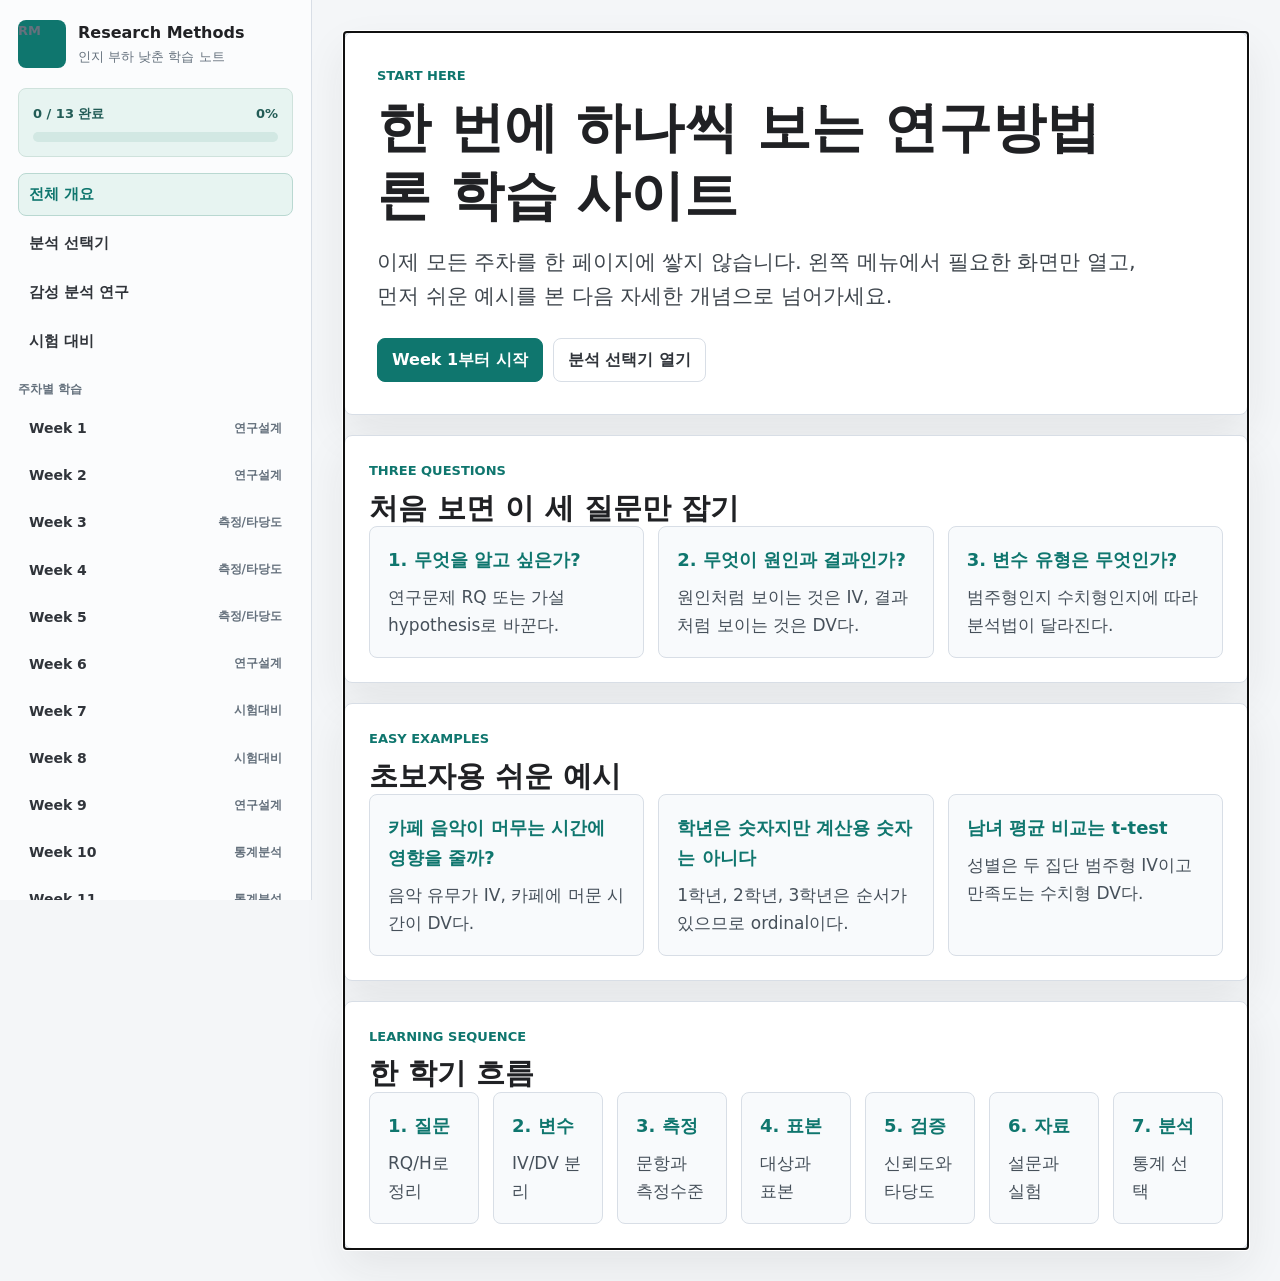
<file: index.html>
<!doctype html>
<html lang="ko">
  <head>
    <meta charset="utf-8" />
    <meta name="viewport" content="width=device-width, initial-scale=1" />
    <title>Research Methods & Intro to Statistics</title>
    <link rel="stylesheet" href="styles.css" />
  </head>
  <body>
    <a class="skip-link" href="#contentView">본문으로 이동</a>

    <div class="app-shell">
      <aside class="sidebar" aria-label="강의 메뉴">
        <div class="brand">
          <span class="brand-mark">RM</span>
          <div>
            <strong>Research Methods</strong>
            <span>인지 부하 낮춘 학습 노트</span>
          </div>
        </div>

        <section class="progress-card" aria-label="학습 진행률">
          <div class="progress-meta">
            <span id="progressText">0 / 13 완료</span>
            <span id="progressPercent">0%</span>
          </div>
          <div class="progress-track">
            <span id="progressFill"></span>
          </div>
        </section>

        <nav class="primary-nav" id="primaryNav" aria-label="주요 메뉴">
          <a href="#overview" data-route="overview">전체 개요</a>
          <a href="#analysis" data-route="analysis">분석 선택기</a>
          <a href="#research" data-route="research">감성 분석 연구</a>
          <a href="#exam" data-route="exam">시험 대비</a>
        </nav>

        <div class="nav-label">주차별 학습</div>
        <nav class="week-nav" id="weekNav" aria-label="주차 메뉴"></nav>

        <div class="source-box">
          <span>원본 자료</span>
          <a class="download-link" href="downloads/lecture_materials_detailed_summary.md" download>강의 요약 MD</a>
          <a class="download-link" href="downloads/sentiment_analysis_research_guide.md" download>감성 분석 연구 가이드 MD</a>
          <a class="download-link" href="downloads/tteomeogi_2gi_feasibility.md" download>2기 데이터 적용성 검토 MD</a>
          <a class="download-link" href="downloads/tteomeogi_2gi_analysis_results.md" download>2기 전체 분석 결과 MD</a>
          <a class="download-link" href="downloads/tteomeogi_2gi_knu_reanalysis.md" download>KNU 감성사전 재분석 MD</a>
          <a class="download-link" href="downloads/tteomeogi_2gi_mission_day.md" download>미션Day 취합 분석 MD</a>
          <a class="download-link" href="downloads/tteomeogi_2gi_feedback_effectiveness.md" download>피드백 효과 분석 MD</a>
          <a class="download-link" href="downloads/tteomeogi_2gi_feedback_content.md" download>피드백 내용(단어) 분석 MD</a>
          <a class="download-link" href="downloads/tteomeogi_2gi_human_likeness.md" download>HL(인간유사성) 분석 MD</a>
          <a class="download-link" href="downloads/tteomeogi_2gi_llm_sentiment.md" download>LLM 감성 재측정 MD</a>
          <a class="download-link" href="downloads/tteomeogi_2gi_lag_confound_llm.md" download>시차·변인분리(LLM) MD</a>
          <a class="download-link" href="downloads/tteomeogi_1gi_analysis.md" download>1기 전체 분석 (1기vs2기) MD</a>
          <a class="download-link" href="downloads/tteomeogi_1gi_llm_sentiment.md" download>1기 LLM 감성 재측정 MD</a>
          <a class="download-link" href="downloads/tteomeogi_1gi_kakao.md" download>1기 카카오톡 감성분석 MD</a>
          <a class="download-link" href="downloads/tteomeogi_cohort_confound_llm.md" download>★ 1·2기 변인분리(LLM 감성) MD</a>
          <a class="download-link" href="downloads/tteomeogi_llm_sentiment_rationale.md" download>LLM 감성분석 선택 근거 MD</a>
          <a class="download-link" href="downloads/peer_learning_social_cognitive_notion.md" download>동료학습 Social·Cognitive 문헌정리 MD</a>
          <a class="download-link" href="downloads/ai_coi_presence_studies.md" download>AI×CoI presence 선행연구 정리 MD</a>
          <a class="download-link" href="downloads/social_presence_outcomes_review.md" download>Social Presence → 교육성과(완주율) 선행연구 MD</a>
          <a class="download-link" href="downloads/tteomeogi_2gi_notion.md" download>노션 공유용 MD</a>
          <a class="download-link" href="downloads/tteomeogi_1gi_2gi_report.pdf" download>★ 1기·2기 감성분석 발표 보고서 PDF</a>
          <a class="download-link" href="downloads/tteomeogi_2gi_labreport.pdf" download>랩미팅 보고서 PDF</a>
          <a class="download-link" href="downloads/tteomeogi_2gi_report.pdf" download>연구 정리 PDF (이미지 포함)</a>
          <a class="download-link" href="downloads/tteomeogi_2gi_report.md" download>연구 정리 MD</a>
          <a href="slides/tteomeogi_2gi_deck.html">발표 슬라이드 열기 →</a>
          <a href="downloads/sentiment_analysis_research_guide.md">가이드 브라우저에서 보기</a>
        </div>
      </aside>

      <main class="main">
        <section id="contentView" class="content-view" tabindex="-1" aria-live="polite"></section>
      </main>
    </div>

    <script src="app.js"></script>
  </body>
</html>
</file>
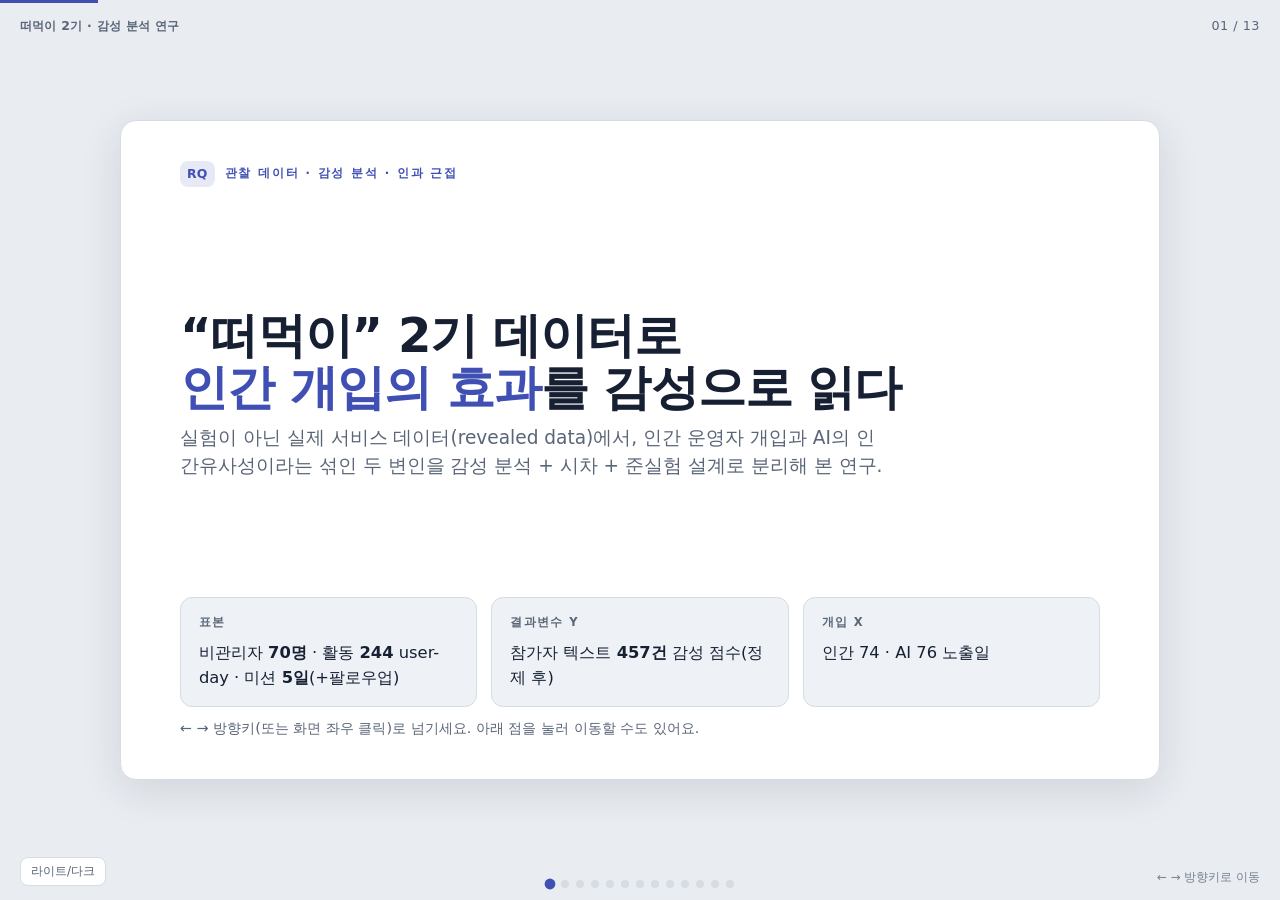
<file: slides/tteomeogi_2gi_deck.html>
<!doctype html>
<html lang="ko">
<head>
<meta charset="utf-8">
<meta name="viewport" content="width=device-width, initial-scale=1">
<title>떠먹이 2기 감성 분석 연구 — 발표 슬라이드</title>
</head>
<body>
<style>
  :root{
    --paper:#e9edf2; --surface:#ffffff; --ink:#172033; --muted:#5a6678;
    --line:#d5dce4; --faint:#eef2f6;
    --accent:#3f4fb3; --accent-soft:#e7e9f7;
    --danger:#c0392b; --danger-soft:#f7e4e1;
    --good:#177a5e; --good-soft:#dcefe8;
    --shadow:0 10px 40px rgba(23,32,51,.12);
    --r:16px;
    --font:"Pretendard","Apple SD Gothic Neo","Malgun Gothic","Noto Sans KR",-apple-system,BlinkMacSystemFont,system-ui,sans-serif;
  }
  @media (prefers-color-scheme:dark){
    :root{
      --paper:#0c121d; --surface:#141d2c; --ink:#e7ecf4; --muted:#94a2b8;
      --line:#26344a; --faint:#1a2536;
      --accent:#8f9bec; --accent-soft:#20294a;
      --danger:#e5786b; --danger-soft:#3a2320;
      --good:#54c79d; --good-soft:#123028;
      --shadow:0 12px 44px rgba(0,0,0,.5);
    }
  }
  :root[data-theme="light"]{
    --paper:#e9edf2; --surface:#ffffff; --ink:#172033; --muted:#5a6678;
    --line:#d5dce4; --faint:#eef2f6;
    --accent:#3f4fb3; --accent-soft:#e7e9f7;
    --danger:#c0392b; --danger-soft:#f7e4e1;
    --good:#177a5e; --good-soft:#dcefe8;
    --shadow:0 10px 40px rgba(23,32,51,.12);
  }
  :root[data-theme="dark"]{
    --paper:#0c121d; --surface:#141d2c; --ink:#e7ecf4; --muted:#94a2b8;
    --line:#26344a; --faint:#1a2536;
    --accent:#8f9bec; --accent-soft:#20294a;
    --danger:#e5786b; --danger-soft:#3a2320;
    --good:#54c79d; --good-soft:#123028;
    --shadow:0 12px 44px rgba(0,0,0,.5);
  }

  *{box-sizing:border-box;margin:0;padding:0}
  html,body{height:100%}
  body{
    font-family:var(--font); background:var(--paper); color:var(--ink);
    -webkit-font-smoothing:antialiased; overflow:hidden;
    line-height:1.55;
  }
  .stage{position:fixed;inset:0;display:grid;place-items:center;padding:clamp(14px,3vh,40px)}
  .deck{position:relative;width:min(1040px,94vw);height:min(660px,88vh);}

  .slide{
    position:absolute;inset:0;background:var(--surface);border:1px solid var(--line);
    border-radius:var(--r);box-shadow:var(--shadow);
    padding:clamp(22px,4.4vh,52px) clamp(26px,4.6vw,60px);
    display:flex;flex-direction:column;
    opacity:0;visibility:hidden;transform:translateY(8px) scale(.995);
    transition:opacity .38s ease,transform .38s ease,visibility .38s;
    overflow:auto;
  }
  .slide.active{opacity:1;visibility:visible;transform:none}
  @media (prefers-reduced-motion:reduce){.slide{transition:none}}

  .eyebrow{
    font-size:.72rem;letter-spacing:.16em;text-transform:uppercase;font-weight:700;
    color:var(--accent);display:flex;align-items:center;gap:10px;margin-bottom:14px;
  }
  .eyebrow .num{
    display:inline-grid;place-items:center;min-width:26px;height:26px;padding:0 7px;
    background:var(--accent-soft);color:var(--accent);border-radius:8px;font-size:.78rem;letter-spacing:.02em;
  }
  h1{font-size:clamp(1.9rem,4.6vw,3rem);line-height:1.08;font-weight:800;letter-spacing:-.02em;text-wrap:balance}
  h2{font-size:clamp(1.35rem,3.2vw,2rem);line-height:1.14;font-weight:750;letter-spacing:-.015em;text-wrap:balance;margin-bottom:6px}
  .lead{color:var(--muted);font-size:clamp(1rem,1.5vw,1.16rem);max-width:60ch;margin-top:10px}
  p+p{margin-top:.6em}
  strong{font-weight:700}
  .accent{color:var(--accent)} .danger{color:var(--danger)} .good{color:var(--good)}

  .spacer{flex:1}
  .row{display:flex;gap:clamp(14px,2.4vw,30px);flex-wrap:wrap}
  .col{flex:1;min-width:0}

  /* cards */
  .cards{display:grid;gap:14px;margin-top:6px}
  .cards.two{grid-template-columns:1fr 1fr}
  .cards.three{grid-template-columns:repeat(3,1fr)}
  @media (max-width:720px){.cards.two,.cards.three{grid-template-columns:1fr}}
  .card{background:var(--faint);border:1px solid var(--line);border-radius:12px;padding:16px 18px}
  .card .k{font-size:.72rem;letter-spacing:.12em;text-transform:uppercase;color:var(--muted);font-weight:700;margin-bottom:8px}
  .card .v{font-size:1.02rem}
  .card.hl{background:var(--accent-soft);border-color:transparent}
  .card.bad{background:var(--danger-soft);border-color:transparent}
  .card.ok{background:var(--good-soft);border-color:transparent}

  .stat{display:flex;flex-direction:column;gap:2px}
  .stat .big{font-size:clamp(1.8rem,3.6vw,2.6rem);font-weight:800;letter-spacing:-.02em;font-variant-numeric:tabular-nums;line-height:1}
  .stat .cap{color:var(--muted);font-size:.9rem}

  /* tables */
  table{width:100%;border-collapse:collapse;font-variant-numeric:tabular-nums;font-size:clamp(.86rem,1.3vw,1rem)}
  th,td{text-align:left;padding:9px 12px;border-bottom:1px solid var(--line)}
  th{font-size:.72rem;letter-spacing:.08em;text-transform:uppercase;color:var(--muted);font-weight:700}
  td.n,th.n{text-align:right}
  tr.sum td{font-weight:700}
  .pill{display:inline-block;padding:2px 10px;border-radius:999px;font-size:.78rem;font-weight:700;letter-spacing:.01em}
  .pill.bad{background:var(--danger-soft);color:var(--danger)}
  .pill.ok{background:var(--good-soft);color:var(--good)}
  .tablewrap{overflow-x:auto}

  ul.clean{list-style:none;display:flex;flex-direction:column;gap:10px;margin-top:6px}
  ul.clean li{position:relative;padding-left:26px;color:var(--ink)}
  ul.clean li::before{content:"";position:absolute;left:4px;top:.62em;width:8px;height:8px;border-radius:3px;background:var(--accent)}
  ul.clean li .s{color:var(--muted);font-size:.92em}
  ol.steps{list-style:none;counter-reset:s;display:flex;flex-direction:column;gap:9px;margin-top:4px}
  ol.steps li{counter-increment:s;position:relative;padding-left:34px}
  ol.steps li::before{content:counter(s);position:absolute;left:0;top:0;width:23px;height:23px;border-radius:7px;background:var(--accent-soft);color:var(--accent);font-weight:800;font-size:.8rem;display:grid;place-items:center}

  .figwrap{flex:1;display:grid;place-items:center;min-height:0;margin-top:10px;background:var(--surface);border:1px solid var(--line);border-radius:12px;padding:10px}
  .figwrap img{max-width:100%;max-height:100%;object-fit:contain;border-radius:6px}
  .caption{color:var(--muted);font-size:.9rem;margin-top:10px;max-width:66ch}

  .takeaway{margin-top:auto;background:var(--faint);border-left:3px solid var(--accent);border-radius:0 10px 10px 0;padding:12px 16px;font-size:.98rem}
  .takeaway .lab{font-size:.7rem;letter-spacing:.14em;text-transform:uppercase;color:var(--accent);font-weight:800;margin-bottom:3px}

  /* chrome */
  .chrome{position:fixed;left:0;right:0;bottom:0;display:flex;align-items:center;justify-content:center;gap:16px;padding:12px;z-index:10;pointer-events:none}
  .dots{display:flex;gap:7px;pointer-events:auto}
  .dot{width:8px;height:8px;border-radius:50%;background:var(--line);border:none;cursor:pointer;padding:0;transition:background .2s,transform .2s}
  .dot.active{background:var(--accent);transform:scale(1.35)}
  .counter{position:fixed;top:16px;right:20px;font-size:.8rem;color:var(--muted);font-variant-numeric:tabular-nums;letter-spacing:.04em;z-index:10}
  .brand{position:fixed;top:16px;left:20px;font-size:.78rem;color:var(--muted);letter-spacing:.02em;z-index:10;font-weight:600}
  .nav{position:fixed;top:0;bottom:0;width:16%;z-index:9;cursor:pointer;border:none;background:transparent}
  .nav.prev{left:0} .nav.next{right:0}
  .nav:focus-visible{outline:2px solid var(--accent);outline-offset:-4px}
  .hint{position:fixed;bottom:14px;right:20px;font-size:.74rem;color:var(--muted);z-index:10;opacity:.8}
  .toggle{position:fixed;bottom:14px;left:20px;z-index:11;pointer-events:auto;background:var(--surface);border:1px solid var(--line);color:var(--muted);
    border-radius:8px;padding:5px 10px;font-size:.76rem;cursor:pointer;font-family:inherit}
  .progress{position:fixed;top:0;left:0;height:3px;background:var(--accent);z-index:12;transition:width .38s ease}
  :focus-visible{outline:2px solid var(--accent);outline-offset:2px}
</style>

<div class="progress" id="progress"></div>
<div class="brand">떠먹이 2기 · 감성 분석 연구</div>
<div class="counter" id="counter">01 / 12</div>

<button class="nav prev" id="prev" aria-label="이전 슬라이드"></button>
<button class="nav next" id="next" aria-label="다음 슬라이드"></button>

<div class="stage">
  <div class="deck" id="deck">

    <!-- 1 TITLE -->
    <section class="slide active">
      <div class="eyebrow"><span class="num">RQ</span> 관찰 데이터 · 감성 분석 · 인과 근접</div>
      <div class="spacer"></div>
      <h1>“떠먹이” 2기 데이터로<br><span class="accent">인간 개입의 효과</span>를 감성으로 읽다</h1>
      <p class="lead">실험이 아닌 실제 서비스 데이터(revealed data)에서, 인간 운영자 개입과 AI의 인간유사성이라는
        섞인 두 변인을 감성 분석 + 시차 + 준실험 설계로 분리해 본 연구.</p>
      <div class="spacer"></div>
      <div class="cards three">
        <div class="card"><div class="k">표본</div><div class="v">비관리자 <strong>70명</strong> · 활동 <strong>244</strong> user-day · 미션 <strong>5일</strong>(+팔로우업)</div></div>
        <div class="card"><div class="k">결과변수 Y</div><div class="v">참가자 텍스트 <strong>457건</strong> 감성 점수(정제 후)</div></div>
        <div class="card"><div class="k">개입 X</div><div class="v">인간 74 · AI 76 노출일</div></div>
      </div>
      <div class="caption">← → 방향키(또는 화면 좌우 클릭)로 넘기세요. 아래 점을 눌러 이동할 수도 있어요.</div>
    </section>

    <!-- 2 EXECUTIVE SUMMARY -->
    <section class="slide">
      <div class="eyebrow"><span class="num">TL;DR</span> 결론부터</div>
      <h2>대충 보면 “개입이 해롭다”. 제대로 보면 <span class="good">효과 0</span>.</h2>
      <p class="lead">그리고 감성 측정을 정식 한국어 사전으로 바꿔도 결론은 똑같았다(측정에 강건).</p>
      <div class="spacer"></div>
      <div class="cards three">
        <div class="card bad"><div class="stat"><span class="big danger">−0.195</span><span class="cap">순진한 비교: 인간 개입 후 감성 하락 (p=.004)</span></div></div>
        <div class="card ok"><div class="stat"><span class="big good">비유의</span><span class="cap">교란 통제 후 개입 효과 (고정효과 p=.34)</span></div></div>
        <div class="card hl"><div class="stat"><span class="big accent">r=.56</span><span class="cap">간이 vs 정식(KNU) 측정 일치 — 결론 불변</span></div></div>
      </div>
      <div class="spacer"></div>
      <div class="takeaway"><div class="lab">핵심</div>
        “인간 개입이 감성을 낮춘다”는 착시였다. 그 착시의 정체를 밝힌 것 자체가 이 연구의 방법론적 기여다.</div>
    </section>

    <!-- 3 PART 0 -->
    <section class="slide">
      <div class="eyebrow"><span class="num">Part 0</span> 문제 재정의</div>
      <h2>“변인이 떡져 있다”는 포기 사유가 아니다</h2>
      <div class="row" style="margin-top:14px">
        <div class="col">
          <div class="cards">
            <div class="card bad"><div class="k">학생들의 우려</div><div class="v">인간 개입과 AI 유사성이 섞여 있어 통제 실험이 아니면 못 쓴다 → 3기에서 새로.</div></div>
            <div class="card ok"><div class="k">교수님의 반박</div><div class="v">실제 서비스 데이터는 원래 변인이 섞여 있다. 그걸 <strong>사후에 분리하는 분석 설계</strong>가 이미 있다.</div></div>
          </div>
        </div>
        <div class="col">
          <div class="tablewrap"><table>
            <thead><tr><th>기호</th><th>변수</th><th>이 데이터에서</th></tr></thead>
            <tbody>
              <tr><td><strong>Y</strong></td><td>사용자 감성(결과)</td><td>텍스트 감성 점수</td></tr>
              <tr><td><strong>X₁</strong></td><td>인간 개입(원인)</td><td>운영자 댓글·공지 시점/양</td></tr>
              <tr><td><strong>X₂</strong></td><td>AI 인간유사성</td><td>AI 응답 코딩 <span class="pill bad">데이터에 없음</span></td></tr>
              <tr><td>통제</td><td>혼재 요인</td><td>시간·활동성·요일·길이·직전감성</td></tr>
            </tbody>
          </table></div>
        </div>
      </div>
      <div class="takeaway"><div class="lab">전제 2가지 (충족)</div>
        ① X₁·X₂를 각각 측정 가능(작성 주체·타임스탬프) &nbsp;·&nbsp; ② 모든 행에 시간 정보 → 시차·인과 근접 추론 가능.
        <span class="s">강의 연결: Week 2 nonspuriousness · Week 5 confounding variable.</span></div>
    </section>

    <!-- 4 PART 1 -->
    <section class="slide">
      <div class="eyebrow"><span class="num">Part 1</span> 감성을 변수로</div>
      <h2>댓글(질적) → 감성 점수(양적)</h2>
      <div class="row" style="margin-top:12px">
        <div class="col">
          <div class="card"><div class="k">조작적 정의 (Week 3)</div>
            <ul class="clean" style="margin-top:8px">
              <li>이진 극성 · <strong>연속 valence(주 DV)</strong></li>
              <li>감정 다분류 · <strong>대상 기반(ABSA)</strong> — 운영/AI/콘텐츠 분리</li>
            </ul>
          </div>
          <div class="card" style="margin-top:12px"><div class="k">측정 방법 3층</div>
            <ul class="clean" style="margin-top:8px">
              <li>① 사전 기반 — KNU 감성사전 <span class="s">투명·재현</span></li>
              <li>② 딥러닝 — KcELECTRA <span class="s">댓글 최적</span></li>
              <li>③ LLM API <span class="s">유연·ABSA</span></li>
            </ul>
          </div>
        </div>
        <div class="col">
          <div class="card ok"><div class="k">우리가 한 것 · 신뢰도/타당도 (Week 4)</div>
            <ul class="clean" style="margin-top:8px">
              <li>간이 점수 → <strong>정식 KNU 사전 + 형태소분석</strong>으로 교체</li>
              <li>커버리지 <strong>97%</strong> · 두 측정 일치 <strong>r=.56</strong></li>
              <li>부정 −0.35 &lt; 중립 +0.04 &lt; 긍정 +0.30 <span class="s">→ 구성타당도 OK</span></li>
              <li>도움요청(Q&amp;A) +0.09 ≪ 과제 +0.51 <span class="s">→ 맥락 타당도 OK</span></li>
            </ul>
          </div>
        </div>
      </div>
      <div class="takeaway"><div class="lab">대상 분리</div>
        Y는 <strong>participant 텍스트</strong>로 측정하고, ai·human 텍스트는 <strong>개입(X)</strong>으로 쓴다 → X₁ 효과가 깨끗해진다.</div>
    </section>

    <!-- 5 PART 2 methods -->
    <section class="slide">
      <div class="eyebrow"><span class="num">Part 2</span> 시차(time lag) 분석</div>
      <h2>“개입 뒤, 시차를 두고 감정이 어떻게 변하나”</h2>
      <p class="lead">개입 효과는 즉각적이지 않다 → 시간축이 필수. 쉬운 것부터 강력한 순으로.</p>
      <div class="spacer"></div>
      <div class="tablewrap"><table>
        <thead><tr><th>기법</th><th>강의 연결</th><th>이 데이터 결과</th></tr></thead>
        <tbody>
          <tr><td>① 개입 전후 t-test</td><td>Week 12</td><td>인간 −0.195 <span class="pill bad">겉보기 유의</span></td></tr>
          <tr><td>② 시차·교차상관</td><td>Week 13</td><td>1–2일 뒤 음의 상관 (교란 의심)</td></tr>
          <tr><td>③ 단절적 시계열 ITS ★</td><td>Week 6</td><td>미션 종료 후 추세 +0.100 (p=.025)</td></tr>
          <tr><td>④ 분포시차 회귀</td><td>—</td><td>누적효과 +0.044 <span class="pill ok">비유의</span></td></tr>
          <tr><td>⑤ Granger 인과성</td><td>Week 2</td><td>예측력 없음 (p=.16)</td></tr>
        </tbody>
      </table></div>
      <div class="takeaway"><div class="lab">읽는 법</div>
        겉보기(①)엔 개입이 감성을 낮추는 듯하지만, 직전 감성·시간추세를 넣는 순간(④) 효과가 사라진다 → 다음 장.</div>
    </section>

    <!-- 6 PART 2 figure -->
    <section class="slide">
      <div class="eyebrow"><span class="num">Part 2</span> 감성 시계열</div>
      <h2>개입·공지 시점 위에 그린 일별 감성</h2>
      <div class="figwrap"><img alt="일별 참가자 감성 시계열, 공지와 미션 종료 시점 표시" src="[data-uri]"></div>
      <div class="caption">붉은 세로선 = 운영자 공지, 파란 점선 = 미션 종료(ITS 중단점). 종료 이후 <strong>남은 사람들</strong>의 감성은 오히려 상승(생존자 효과).</div>
    </section>

    <!-- 7 PART 3 methods + convergence -->
    <section class="slide">
      <div class="eyebrow"><span class="num">Part 3</span> 변인 분리</div>
      <h2>교란을 통제할수록 개입 효과는 <span class="good">0으로 수렴</span></h2>
      <div class="row" style="margin-top:10px">
        <div class="col" style="flex:1.1">
          <div class="tablewrap"><table>
            <thead><tr><th>방법</th><th class="n">인간개입 효과</th><th>유의</th></tr></thead>
            <tbody>
              <tr><td>순진한 전후 t-test</td><td class="n danger">−0.195</td><td><span class="pill bad">.004</span></td></tr>
              <tr><td>분포시차 회귀(FE)</td><td class="n">+0.044</td><td><span class="pill ok">n.s.</span></td></tr>
              <tr><td>다중회귀(도즈)</td><td class="n">+0.003</td><td><span class="pill ok">.94</span></td></tr>
              <tr><td>고정효과 PanelOLS</td><td class="n">−0.069</td><td><span class="pill ok">.34</span></td></tr>
              <tr class="sum"><td>성향점수매칭 ATT</td><td class="n good">−0.002</td><td><span class="pill ok">.98</span></td></tr>
            </tbody>
          </table></div>
        </div>
        <div class="col">
          <div class="card"><div class="k">쓴 도구</div>
            <ul class="clean" style="margin-top:8px">
              <li>다중회귀 <span class="s">두 변인 동시 통제</span></li>
              <li>고정효과 <span class="s">개인·날짜 고유특성 제거</span></li>
              <li>이중차분·이벤트스터디</li>
              <li>성향점수매칭 <span class="s">선택편향 제거</span></li>
            </ul>
          </div>
        </div>
      </div>
      <div class="takeaway"><div class="lab">유일하게 남는 것</div>
        고정효과에서 유의한 건 <strong>직전 감성의 음(−)의 계수 = 평균회귀</strong>뿐. 개입 자체 효과는 아니다.</div>
    </section>

    <!-- 8 PART 3 figure -->
    <section class="slide">
      <div class="eyebrow"><span class="num">Part 3</span> 평균회귀의 지문</div>
      <h2>개입 “종류”와 무관하게 똑같이 떨어진다</h2>
      <div class="figwrap"><img alt="첫 개입 기준 상대일별 평균 감성, 인간과 AI 궤적" src="[data-uri]"></div>
      <div class="caption">감성은 <strong>개입일(0)에 최고점</strong> → 다음 날 급락. 인간(빨강)·AI(파랑)가 <strong>거의 동일하게</strong> 떨어진다.
        개입이 원인이면 둘이 달라야 한다 → 개입 탓이 아니라 <strong>평균회귀</strong>.</div>
    </section>

    <!-- 8.5 MISSION-DAY POOLING -->
    <section class="slide">
      <div class="eyebrow"><span class="num">취합</span> 미션Day 기준 · 늦게 한 참가자 포함</div>
      <h2>달력이 아니라 <span class="accent">미션Day</span>로 묶으면 착시가 보인다</h2>
      <p class="lead">Day1~5 내용은 동일하므로 미션Day로 취합 → 늦게 완료한 제출(전체의 53%)까지 모두 살리고, 같은 내용끼리 비교한다.</p>
      <div class="figwrap"><img alt="미션Day별 감성(제때 vs 늦게)과 피드백 노출" src="[data-uri]"></div>
      <div class="caption">(왼쪽) 제때·늦게 감성 곡선이 거의 겹침 → <strong>늦게 한 데이터 함께 써도 무방</strong>(Day1 p=.97). (오른쪽) <strong>운영자 개입은 Day0에 몰빵, AI는 전 구간</strong> — 감성 최고점(Day0)과 겹쳐 “개입이 해롭다” 착시를 만든다. 미션Day 통제 시 개입 효과 비유의(운영자 p=.56).</div>
    </section>

    <!-- 9 KEY FINDING -->
    <section class="slide">
      <div class="eyebrow"><span class="num">핵심</span> 무엇을 발견했나</div>
      <h2>순진한 관찰 비교는 <span class="danger">틀린 결론</span>을 준다</h2>
      <div class="spacer"></div>
      <div class="cards two">
        <div class="card bad"><div class="k">착시의 정체</div>
          <ul class="clean" style="margin-top:8px">
            <li><strong>평균회귀</strong> — 개입은 감성 높은 날에 붙고, 다음 날 평소로 내려온다</li>
            <li><strong>탈락 선택</strong> — 기분 나쁜 사람은 조용히 그만둔다 (AI 받은 날 익일 활동 43% vs 37%)</li>
          </ul>
        </div>
        <div class="card ok"><div class="k">그래서 논문거리</div>
          <div class="v">“실서비스 데이터를 대충 보면 개입이 해로워 보이지만, 준실험 통제로 걸러내면 그 효과가 사라진다”를 <strong>실증</strong>한 사례.</div>
        </div>
      </div>
      <div class="spacer"></div>
      <div class="takeaway"><div class="lab">쉽게 말하면</div>
        시험 100점 다음 시험이 떨어지는 건 실력이 나빠져서가 아니라 원래 자리로 돌아온 것 — 우리 데이터의 “개입 후 하락”이 딱 그거였다.</div>
    </section>

    <!-- 10 ROBUSTNESS -->
    <section class="slide">
      <div class="eyebrow"><span class="num">강건성</span> 측정을 바꿔도</div>
      <h2>간이 → 정식(KNU) 사전으로 교체해도 결론 동일</h2>
      <div class="tablewrap" style="margin-top:12px"><table>
        <thead><tr><th>방법</th><th class="n">간이(pilot)</th><th class="n">정식(KNU)</th><th>결론</th></tr></thead>
        <tbody>
          <tr><td>순진한 비교</td><td class="n danger">−0.195 (.004)</td><td class="n">−0.074 (.13)</td><td>KNU에선 이미 비유의</td></tr>
          <tr><td>다중회귀</td><td class="n">+0.003 (.94)</td><td class="n">+0.025 (.46)</td><td><span class="pill ok">동일 · 비유의</span></td></tr>
          <tr><td>고정효과</td><td class="n">−0.069 (.34)</td><td class="n">−0.022 (.73)</td><td><span class="pill ok">동일 · 비유의</span></td></tr>
          <tr class="sum"><td>성향점수매칭</td><td class="n good">−0.002 (.98)</td><td class="n good">−0.010 (.88)</td><td><span class="pill ok">동일 · 비유의</span></td></tr>
        </tbody>
      </table></div>
      <div class="takeaway"><div class="lab">왜 중요한가</div>
        “감성 측정이 허술한 것 아니냐”는 심사위원 공격의 방어선 — 독립적인 KNU 사전(r=.56)으로 바꿔도 결과 불변.
        <span class="s">※ HuggingFace 접근 차단으로 KcELECTRA는 미실행 — 네트워크 열리면 삼중 검증 완성.</span></div>
    </section>

    <!-- 11 PART 4 status -->
    <section class="slide">
      <div class="eyebrow"><span class="num">Part 4</span> 워크플로우 현황</div>
      <h2>어디까지 됐고, 무엇이 남았나</h2>
      <div class="row" style="margin-top:12px">
        <div class="col">
          <div class="card ok"><div class="k">완료 ✓</div>
            <ul class="clean" style="margin-top:8px">
              <li>패널·이벤트 구성 <span class="s">(미션 5일 + 팔로우업)</span></li>
              <li><strong>데이터 정제</strong> — 5/25 기계생성 JSON 45건 제외 <span class="s">289→244</span></li>
              <li>인간개입(X₁) 라벨링 · 감성 측정 + 신뢰/타당</li>
              <li>시차·FE·DiD·PSM 전 분석</li>
            </ul>
          </div>
        </div>
        <div class="col">
          <div class="card bad"><div class="k">남은 것 / 한계</div>
            <ul class="clean" style="margin-top:8px">
              <li><strong>AI 인간유사성(X₂) 코딩</strong> — 원자료에 없음(핵심 결측)</li>
              <li>KcELECTRA 딥러닝 재측정</li>
              <li>인간 vs AI 순효과 분리 <span class="s">동시발생 19건뿐 → 검정력 부족</span></li>
            </ul>
          </div>
        </div>
      </div>
      <div class="takeaway"><div class="lab">지금 쓸 수 있는 결과 3</div>
        ① 방법론적 발견(착시 실증) · ② 주제별 마찰(error 51% · token 60% 부정) · ③ 시간추세·생존자 효과.</div>
    </section>

    <!-- 12 CONCLUSION -->
    <section class="slide">
      <div class="eyebrow"><span class="num">결론</span> 다음 단계</div>
      <h2>2기는 버리지 않는다 — <span class="accent">Study 1 + Study 2</span></h2>
      <div class="spacer"></div>
      <div class="cards two">
        <div class="card hl"><div class="k">Study 1 — 관찰(2기)</div>
          <div class="v">감성·시차·준실험 분석. “순진한 비교의 함정”이라는 방법론적 기여. <strong>지금 논문화 가능.</strong></div></div>
        <div class="card"><div class="k">Study 2 — 실험(3·4기)</div>
          <div class="v">random assignment로 인간 vs AI 개입, 티칭 프레즌스의 인과효과. <span class="s">강의 Week 6.</span></div></div>
      </div>
      <div class="spacer"></div>
      <ol class="steps">
        <li><strong>감성 재측정</strong> — KcELECTRA/LLM + 인간검증(kappa·F1) <span class="s">최우선</span></li>
        <li><strong>AI 인간유사성 코딩</strong> — 사람 2명 또는 LLM + 검증표본</li>
        <li><strong>다중연구 논문</strong> — 관찰의 현실성 + 실험의 인과성 결합</li>
      </ol>
    </section>

  </div>
</div>

<div class="chrome"><div class="dots" id="dots"></div></div>
<button class="toggle" id="toggle">라이트/다크</button>
<div class="hint">← → 방향키로 이동</div>

<script>
  (function(){
    var slides=[].slice.call(document.querySelectorAll('.slide'));
    var dots=document.getElementById('dots');
    var counter=document.getElementById('counter');
    var progress=document.getElementById('progress');
    var i=0;
    slides.forEach(function(_,n){
      var b=document.createElement('button');
      b.className='dot'+(n===0?' active':''); b.setAttribute('aria-label','슬라이드 '+(n+1));
      b.addEventListener('click',function(){go(n)});
      dots.appendChild(b);
    });
    var dotEls=[].slice.call(dots.children);
    function pad(n){return (n<10?'0':'')+n}
    function render(){
      slides.forEach(function(s,n){s.classList.toggle('active',n===i)});
      dotEls.forEach(function(d,n){d.classList.toggle('active',n===i)});
      counter.textContent=pad(i+1)+' / '+pad(slides.length);
      progress.style.width=((i+1)/slides.length*100)+'%';
      var act=slides[i]; if(act){act.scrollTop=0}
    }
    function go(n){i=Math.max(0,Math.min(slides.length-1,n));render()}
    function next(){go(i+1)} function prev(){go(i-1)}
    document.getElementById('next').addEventListener('click',next);
    document.getElementById('prev').addEventListener('click',prev);
    document.addEventListener('keydown',function(e){
      if(e.key==='ArrowRight'||e.key==='PageDown'||e.key===' '){e.preventDefault();next()}
      else if(e.key==='ArrowLeft'||e.key==='PageUp'){e.preventDefault();prev()}
      else if(e.key==='Home'){go(0)} else if(e.key==='End'){go(slides.length-1)}
    });
    // theme toggle
    var root=document.documentElement;
    document.getElementById('toggle').addEventListener('click',function(){
      var cur=root.getAttribute('data-theme');
      var dark=cur? cur==='dark' : window.matchMedia('(prefers-color-scheme:dark)').matches;
      root.setAttribute('data-theme',dark?'light':'dark');
    });
    render();
  })();
</script>

</body>
</html>
</file>
<file: styles.css>
:root {
  color-scheme: light;
  --bg: #f4f6f8;
  --surface: #ffffff;
  --surface-soft: #f8fafc;
  --ink: #202124;
  --muted: #65717d;
  --line: #d8dee6;
  --teal: #0f766e;
  --teal-soft: #e7f4f1;
  --blue: #2563eb;
  --blue-soft: #eff6ff;
  --amber: #b45309;
  --amber-soft: #fff7ed;
  --green: #15803d;
  --green-soft: #eef8f1;
  --shadow: 0 18px 44px rgba(32, 33, 36, 0.08);
}

* {
  box-sizing: border-box;
}

html {
  scroll-behavior: smooth;
}

body {
  margin: 0;
  background: var(--bg);
  color: var(--ink);
  font-family:
    "Pretendard",
    "Apple SD Gothic Neo",
    "Malgun Gothic",
    system-ui,
    -apple-system,
    BlinkMacSystemFont,
    sans-serif;
  line-height: 1.65;
}

a {
  color: inherit;
}

button,
input,
select {
  font: inherit;
}

.skip-link {
  position: fixed;
  left: 16px;
  top: -48px;
  z-index: 20;
  background: var(--ink);
  color: #fff;
  padding: 8px 12px;
  border-radius: 8px;
}

.skip-link:focus {
  top: 16px;
}

.app-shell {
  display: grid;
  grid-template-columns: 312px minmax(0, 1fr);
  min-height: 100vh;
}

.sidebar {
  position: sticky;
  top: 0;
  align-self: start;
  height: 100vh;
  padding: 18px;
  background: #fbfcfd;
  border-right: 1px solid var(--line);
  overflow-y: auto;
}

.brand {
  display: flex;
  align-items: center;
  gap: 12px;
  min-height: 52px;
  margin-bottom: 18px;
}

.brand-mark {
  display: inline-grid;
  place-items: center;
  width: 48px;
  height: 48px;
  border-radius: 8px;
  background: var(--teal);
  color: #fff;
  font-weight: 900;
}

.brand strong,
.brand span {
  display: block;
}

.brand strong {
  font-size: 16px;
}

.brand span {
  color: var(--muted);
  font-size: 13px;
}

.progress-card {
  margin-bottom: 16px;
  padding: 14px;
  border: 1px solid #cfe2dc;
  border-radius: 8px;
  background: var(--teal-soft);
}

.progress-meta {
  display: flex;
  justify-content: space-between;
  gap: 10px;
  margin-bottom: 8px;
  color: #225c56;
  font-size: 13px;
  font-weight: 800;
}

.progress-track {
  height: 10px;
  border-radius: 999px;
  background: #d2e8e3;
  overflow: hidden;
}

.progress-track span {
  display: block;
  width: 0%;
  height: 100%;
  background: var(--green);
  transition: width 180ms ease;
}

.primary-nav,
.week-nav {
  display: grid;
  gap: 6px;
}

.primary-nav {
  margin-bottom: 18px;
}

.primary-nav a,
.week-nav a {
  display: flex;
  justify-content: space-between;
  align-items: center;
  min-height: 42px;
  padding: 8px 10px;
  border: 1px solid transparent;
  border-radius: 8px;
  color: #30343a;
  font-size: 15px;
  font-weight: 750;
  text-decoration: none;
}

.primary-nav a:hover,
.week-nav a:hover,
.primary-nav a:focus,
.week-nav a:focus {
  background: var(--teal-soft);
  outline: none;
}

.primary-nav a.active,
.week-nav a.active {
  border-color: #b9d8d1;
  background: var(--teal-soft);
  color: var(--teal);
}

.week-nav a {
  min-height: 38px;
  font-size: 14px;
}

.week-nav small {
  color: var(--muted);
  font-size: 12px;
  font-weight: 700;
}

.nav-label,
.source-box span {
  margin: 4px 0 8px;
  color: var(--muted);
  font-size: 12px;
  font-weight: 900;
  text-transform: uppercase;
}

.source-box {
  display: grid;
  gap: 8px;
  margin-top: 20px;
  padding-top: 16px;
  border-top: 1px solid var(--line);
}

.source-box a {
  min-height: 36px;
  padding: 7px 9px;
  border: 1px solid var(--line);
  border-radius: 8px;
  background: #fff;
  color: #3f464d;
  font-size: 14px;
  text-decoration: none;
}

.source-box a.download-link {
  border-color: var(--teal);
  background: var(--teal);
  color: #fff;
  font-weight: 900;
  text-align: center;
}

.main {
  min-width: 0;
  padding: 32px;
}

.content-view {
  max-width: 1040px;
  margin: 0 auto;
}

.page-shell {
  display: grid;
  gap: 20px;
}

.page-hero,
.lesson-hero,
.panel,
.analysis-panel,
.exam-panel {
  border: 1px solid var(--line);
  border-radius: 8px;
  background: var(--surface);
  box-shadow: var(--shadow);
}

.page-hero,
.lesson-hero {
  padding: 32px;
}

.eyebrow {
  margin: 0 0 8px;
  color: var(--teal);
  font-size: 13px;
  font-weight: 900;
  letter-spacing: 0;
  text-transform: uppercase;
}

h1,
h2,
h3 {
  margin: 0;
  line-height: 1.25;
  letter-spacing: 0;
}

h1 {
  max-width: 760px;
  font-size: clamp(34px, 4.2vw, 54px);
}

h2 {
  font-size: clamp(24px, 2.3vw, 32px);
}

h3 {
  font-size: 21px;
}

.lead {
  max-width: 760px;
  margin: 16px 0 0;
  color: #3f464d;
  font-size: 21px;
}

.hero-actions {
  display: flex;
  flex-wrap: wrap;
  gap: 10px;
  margin-top: 24px;
}

.button-link,
.lesson-nav a {
  display: inline-flex;
  align-items: center;
  justify-content: center;
  min-height: 44px;
  padding: 0 14px;
  border: 1px solid var(--line);
  border-radius: 8px;
  background: #fff;
  color: #30343a;
  font-weight: 800;
  text-decoration: none;
}

.button-link.primary {
  border-color: var(--teal);
  background: var(--teal);
  color: #fff;
}

.panel,
.analysis-panel,
.exam-panel {
  padding: 24px;
}

.focus-grid,
.guide-grid,
.roadmap-grid,
.exam-grid,
.choice-grid,
.concept-grid {
  display: grid;
  gap: 14px;
}

.focus-grid {
  grid-template-columns: repeat(3, minmax(0, 1fr));
}

.guide-grid,
.exam-grid {
  grid-template-columns: repeat(3, minmax(0, 1fr));
}

.roadmap-grid {
  grid-template-columns: repeat(7, minmax(0, 1fr));
}

.choice-grid {
  grid-template-columns: minmax(180px, 240px) minmax(180px, 240px) minmax(280px, 1fr);
  align-items: end;
}

.concept-grid {
  grid-template-columns: repeat(2, minmax(0, 1fr));
}

.mini-card,
.roadmap-step,
.exam-card,
.concept-card {
  min-height: 128px;
  padding: 18px;
  border: 1px solid var(--line);
  border-radius: 8px;
  background: var(--surface-soft);
}

.mini-card strong,
.roadmap-step strong,
.exam-card strong,
.concept-card strong {
  display: block;
  margin-bottom: 8px;
  color: var(--teal);
  font-size: 18px;
}

.mini-card p,
.roadmap-step p,
.exam-card p,
.concept-card p {
  margin: 0;
  color: #46505a;
  font-size: 17px;
}

.lesson-hero {
  position: relative;
}

.lesson-topline {
  display: flex;
  flex-wrap: wrap;
  gap: 8px;
  align-items: center;
  margin-bottom: 12px;
}

.badge {
  display: inline-flex;
  align-items: center;
  min-height: 30px;
  padding: 0 10px;
  border-radius: 999px;
  background: var(--teal-soft);
  color: var(--teal);
  font-size: 13px;
  font-weight: 900;
}

.complete-control {
  display: inline-flex;
  align-items: center;
  gap: 8px;
  min-height: 34px;
  padding: 0 10px;
  border: 1px solid var(--line);
  border-radius: 999px;
  background: #fff;
  color: #3f464d;
  font-size: 14px;
  font-weight: 800;
}

.complete-control input {
  width: 18px;
  height: 18px;
  accent-color: var(--green);
}

.lesson-layout {
  display: grid;
  grid-template-columns: minmax(0, 1.08fr) minmax(290px, 0.92fr);
  gap: 18px;
}

.big-note,
.easy-example,
.memory-box,
.study-steps,
.detail-panel {
  border: 1px solid var(--line);
  border-radius: 8px;
  background: #fff;
  box-shadow: var(--shadow);
}

.big-note {
  padding: 28px;
  background: var(--blue-soft);
  border-color: #c9dcff;
}

.big-note span,
.easy-example span,
.memory-box span {
  display: block;
  margin-bottom: 8px;
  font-size: 13px;
  font-weight: 900;
  text-transform: uppercase;
}

.big-note span {
  color: var(--blue);
}

.big-note p {
  margin: 0;
  color: #18355f;
  font-size: clamp(26px, 3.4vw, 40px);
  font-weight: 850;
  line-height: 1.35;
}

.easy-example {
  padding: 24px;
  border-color: #cfe2dc;
  background: var(--teal-soft);
}

.easy-example span {
  color: var(--teal);
}

.easy-example p {
  margin: 0;
  color: #244d48;
  font-size: 22px;
  font-weight: 700;
}

.memory-box {
  padding: 22px;
  border-color: #f0d2ae;
  background: var(--amber-soft);
}

.memory-box span {
  color: var(--amber);
}

.memory-box p {
  margin: 0;
  color: #553715;
  font-size: 20px;
  font-weight: 800;
}

.study-steps,
.detail-panel {
  padding: 24px;
}

.study-steps ol,
.detail-panel ul {
  display: grid;
  gap: 12px;
  margin: 16px 0 0;
  padding-left: 24px;
}

.study-steps li,
.detail-panel li {
  color: #303943;
  font-size: 19px;
}

.study-steps li::marker,
.detail-panel li::marker {
  color: var(--teal);
  font-weight: 900;
}

.side-stack {
  display: grid;
  gap: 18px;
  align-content: start;
}

.tag-row,
.materials {
  display: flex;
  flex-wrap: wrap;
  gap: 8px;
}

.tag,
.material-pill {
  display: inline-flex;
  align-items: center;
  min-height: 30px;
  padding: 0 10px;
  border-radius: 999px;
  font-size: 13px;
  font-weight: 800;
}

.tag {
  background: #eef2f7;
  color: #374151;
}

.material-pill {
  border: 1px solid var(--line);
  background: #fff;
  color: var(--muted);
}

details.detail-panel {
  padding: 0;
  overflow: hidden;
}

details.detail-panel summary {
  min-height: 54px;
  padding: 14px 18px;
  color: #30343a;
  font-size: 18px;
  font-weight: 900;
  cursor: pointer;
}

details.detail-panel[open] summary {
  border-bottom: 1px solid var(--line);
}

details.detail-panel ul {
  padding: 0 24px 20px 42px;
}

.lesson-nav {
  display: flex;
  justify-content: space-between;
  gap: 12px;
  margin-top: 4px;
}

.lesson-nav a:last-child {
  margin-left: auto;
}

.analysis-result {
  min-height: 122px;
  padding: 18px;
  border: 1px solid #c9d8d3;
  border-radius: 8px;
  background: var(--teal-soft);
}

.analysis-result strong,
.analysis-result span,
.analysis-result em {
  display: block;
}

.analysis-result strong {
  color: var(--teal);
  font-size: 24px;
}

.analysis-result span {
  margin-top: 6px;
  color: #3f464d;
  font-size: 18px;
}

.analysis-result em {
  margin-top: 10px;
  color: #244d48;
  font-size: 17px;
  font-style: normal;
  font-weight: 800;
}

.choice-grid label {
  display: grid;
  gap: 7px;
  color: var(--muted);
  font-size: 15px;
  font-weight: 900;
}

.choice-grid select {
  min-height: 46px;
  padding: 0 12px;
  border: 1px solid var(--line);
  border-radius: 8px;
  background: #fff;
  color: var(--ink);
}

select:focus,
button:focus,
a:focus,
input:focus {
  outline: 3px solid rgba(37, 99, 235, 0.22);
  outline-offset: 2px;
}

@media (max-width: 1100px) {
  .app-shell {
    grid-template-columns: 1fr;
  }

  .sidebar {
    position: static;
    height: auto;
    border-right: 0;
    border-bottom: 1px solid var(--line);
  }

  .primary-nav,
  .week-nav {
    grid-template-columns: repeat(3, minmax(0, 1fr));
  }

  .lesson-layout,
  .focus-grid,
  .guide-grid,
  .roadmap-grid,
  .exam-grid,
  .choice-grid,
  .concept-grid {
    grid-template-columns: 1fr;
  }
}

@media (max-width: 680px) {
  .main,
  .sidebar {
    padding: 16px;
  }

  .primary-nav,
  .week-nav {
    grid-template-columns: 1fr;
  }

  .page-hero,
  .lesson-hero,
  .panel,
  .analysis-panel,
  .exam-panel,
  .big-note,
  .easy-example,
  .memory-box,
  .study-steps,
  .detail-panel {
    padding: 18px;
  }

  details.detail-panel {
    padding: 0;
  }

  .lead {
    font-size: 18px;
  }

  .easy-example p,
  .memory-box p {
    font-size: 18px;
  }
}

@media print {
  .sidebar,
  .lesson-nav {
    display: none;
  }

  .app-shell {
    display: block;
  }

  .main {
    padding: 0;
  }

  .page-hero,
  .lesson-hero,
  .panel,
  .analysis-panel,
  .exam-panel,
  .big-note,
  .easy-example,
  .memory-box,
  .study-steps,
  .detail-panel {
    box-shadow: none;
    break-inside: avoid;
  }
}
</file>
